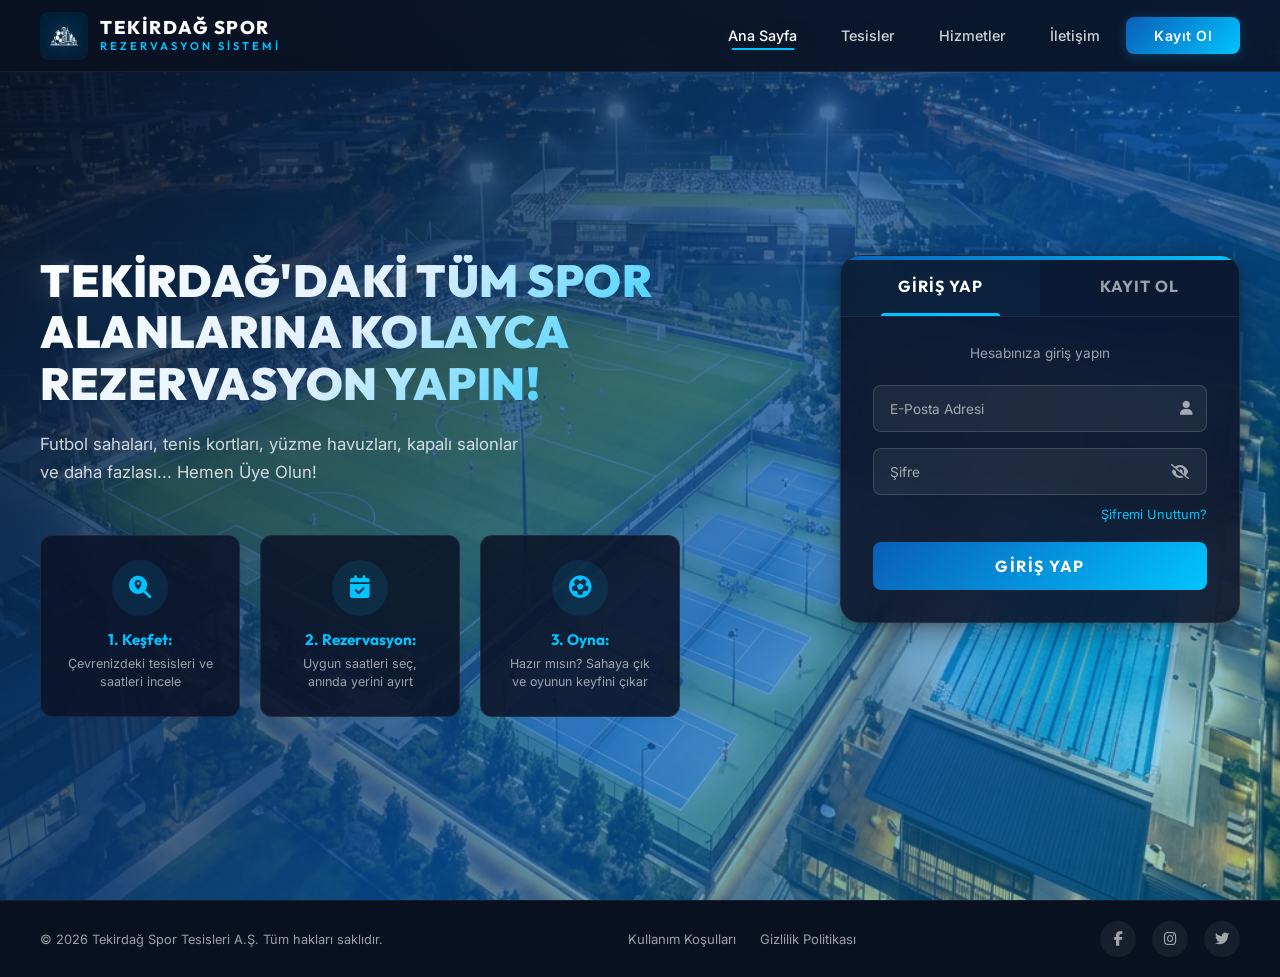
<file: index.html>
<!DOCTYPE html>
<html lang="tr">
<head>
    <meta charset="UTF-8">
    <meta name="viewport" content="width=device-width, initial-scale=1.0">
    <meta name="description" content="Tekirdağ'daki tüm spor alanlarına kolayca rezervasyon yapın. Futbol sahaları, tenis kortları, yüzme havuzları ve daha fazlası.">
    <title>Tekirdağ Spor Rezervasyon Sistemi - Giriş</title>
    <link rel="preconnect" href="https://fonts.googleapis.com">
    <link rel="preconnect" href="https://fonts.gstatic.com" crossorigin>
    <link href="https://fonts.googleapis.com/css2?family=Inter:wght@400;500;600;700;800;900&family=Outfit:wght@400;500;600;700;800;900&display=swap" rel="stylesheet">
    <link rel="stylesheet" href="https://cdnjs.cloudflare.com/ajax/libs/font-awesome/6.5.1/css/all.min.css">
    <link rel="stylesheet" href="style.css">
</head>
<body>

    <!-- Header / Navbar -->
    <header class="header" id="main-header">
        <div class="header-inner">
            <a href="#" class="logo" id="logo-link">
                <img src="logo.png" alt="Tekirdağ Spor Logo" class="logo-img">
                <div class="logo-text">
                    <span class="logo-title">TEKİRDAĞ SPOR</span>
                    <span class="logo-subtitle">REZERVASYON SİSTEMİ</span>
                </div>
            </a>
            <nav class="nav" id="main-nav">
                <a href="#" class="nav-link active" id="nav-home">Ana Sayfa</a>
                <a href="#" class="nav-link" id="nav-facilities">Tesisler</a>
                <a href="#" class="nav-link" id="nav-services">Hizmetler</a>
                <a href="#" class="nav-link" id="nav-contact">İletişim</a>
                <a href="#" class="nav-btn" id="nav-register-btn">Kayıt Ol</a>
            </nav>
            <button class="mobile-toggle" id="mobile-menu-toggle" aria-label="Menü">
                <i class="fas fa-bars"></i>
            </button>
        </div>
    </header>

    <!-- Hero Section -->
    <main class="hero" id="hero-section">
        <div class="hero-bg-overlay"></div>

        <div class="hero-content">
            <!-- Left Side -->
            <div class="hero-left" id="hero-info">
                <h1 class="hero-title">
                    TEKİRDAĞ'DAKİ TÜM SPOR<br>
                    ALANLARINA KOLAYCA<br>
                    REZERVASYON YAPIN!
                </h1>
                <p class="hero-desc">
                    Futbol sahaları, tenis kortları, yüzme havuzları, kapalı salonlar<br>
                    ve daha fazlası... Hemen Üye Olun!
                </p>

                <!-- Feature Cards -->
                <div class="features" id="features-section">
                    <div class="feature-card" id="feature-discover">
                        <div class="feature-icon">
                            <i class="fas fa-search-location"></i>
                        </div>
                        <h3>1. Keşfet:</h3>
                        <p>Çevrenizdeki tesisleri ve<br>saatleri incele</p>
                    </div>
                    <div class="feature-card" id="feature-reserve">
                        <div class="feature-icon">
                            <i class="fas fa-calendar-check"></i>
                        </div>
                        <h3>2. Rezervasyon:</h3>
                        <p>Uygun saatleri seç,<br>anında yerini ayırt</p>
                    </div>
                    <div class="feature-card" id="feature-play">
                        <div class="feature-icon">
                            <i class="fas fa-futbol"></i>
                        </div>
                        <h3>3. Oyna:</h3>
                        <p>Hazır mısın? Sahaya çık<br>ve oyunun keyfini çıkar</p>
                    </div>
                </div>
            </div>

            <!-- Right Side - Auth Panel -->
            <div class="auth-panel" id="auth-panel">
                <!-- Tab Switcher -->
                <div class="auth-tabs" id="auth-tabs">
                    <button class="auth-tab active" id="tab-login" data-tab="login">GİRİŞ YAP</button>
                    <button class="auth-tab" id="tab-register" data-tab="register">KAYIT OL</button>
                </div>

                <!-- Login Form -->
                <form class="auth-form" id="login-form">
                    <p class="auth-subtitle">Hesabınıza giriş yapın</p>
                    <div class="input-group" id="login-email-group">
                        <input type="text" id="login-email" placeholder="E-Posta Adresi" required>
                        <i class="fas fa-user input-icon"></i>
                    </div>
                    <div class="input-group" id="login-password-group">
                        <input type="password" id="login-password" placeholder="Şifre" required>
                        <button type="button" class="password-toggle" id="login-password-toggle" aria-label="Şifreyi göster">
                            <i class="fas fa-eye-slash"></i>
                        </button>
                    </div>
                    <a href="#" class="forgot-link" id="forgot-password-link">Şifremi Unuttum?</a>
                    <button type="submit" class="btn-primary" id="login-submit-btn">GİRİŞ YAP</button>
                </form>

                <!-- Register Form -->
                <form class="auth-form hidden" id="register-form">
                    <p class="auth-subtitle">Yeni hesap oluşturun</p>
                    <div class="input-group" id="register-name-group">
                        <input type="text" id="register-name" placeholder="Ad Soyad" required>
                        <i class="fas fa-user input-icon"></i>
                    </div>
                    <div class="input-group" id="register-email-group">
                        <input type="email" id="register-email" placeholder="E-Posta Adresi" required>
                        <i class="fas fa-envelope input-icon"></i>
                    </div>
                    <div class="input-group" id="register-password-group">
                        <input type="password" id="register-password" placeholder="Şifre" required>
                        <button type="button" class="password-toggle" id="register-password-toggle" aria-label="Şifreyi göster">
                            <i class="fas fa-eye-slash"></i>
                        </button>
                    </div>
                    <div class="input-group" id="register-password-confirm-group">
                        <input type="password" id="register-password-confirm" placeholder="Şifre Tekrar" required>
                        <button type="button" class="password-toggle" id="register-password-confirm-toggle" aria-label="Şifreyi göster">
                            <i class="fas fa-eye-slash"></i>
                        </button>
                    </div>
                    <div class="checkbox-group" id="terms-checkbox-group">
                        <input type="checkbox" id="terms-checkbox" required>
                        <label for="terms-checkbox"><a href="#">Kullanım Koşulları</a>'nı okudum ve kabul ediyorum.</label>
                    </div>
                    <button type="submit" class="btn-primary" id="register-submit-btn">KAYIT OL</button>
                </form>
            </div>
        </div>
    </main>

    <!-- Footer -->
    <footer class="footer" id="main-footer">
        <div class="footer-inner">
            <p class="footer-copy">&copy; 2026 Tekirdağ Spor Tesisleri A.Ş. Tüm hakları saklıdır.</p>
            <div class="footer-links">
                <a href="#" id="footer-terms">Kullanım Koşulları</a>
                <a href="#" id="footer-privacy">Gizlilik Politikası</a>
            </div>
            <div class="footer-social">
                <a href="#" id="social-facebook" aria-label="Facebook"><i class="fab fa-facebook-f"></i></a>
                <a href="#" id="social-instagram" aria-label="Instagram"><i class="fab fa-instagram"></i></a>
                <a href="#" id="social-twitter" aria-label="Twitter"><i class="fab fa-twitter"></i></a>
            </div>
        </div>
    </footer>

    <script src="csv-data.js?v=2"></script>
    <script src="data-structures.js?v=2"></script>
    <script src="script.js?v=2"></script>
</body>
</html>
</file>
<file: style.css>
/* ===========================
   CSS Design System
   =========================== */

:root {
    /* Colors */
    --primary: #0a5eb8;
    --primary-dark: #083f7a;
    --primary-light: #1a7ae8;
    --accent: #00c4ff;
    --accent-glow: rgba(0, 196, 255, 0.25);
    --dark: #0b1120;
    --dark-card: rgba(12, 20, 40, 0.88);
    --dark-card-border: rgba(255, 255, 255, 0.08);
    --white: #ffffff;
    --text-muted: rgba(255, 255, 255, 0.6);
    --text-secondary: rgba(255, 255, 255, 0.8);
    --input-bg: rgba(255, 255, 255, 0.06);
    --input-border: rgba(255, 255, 255, 0.15);
    --input-focus: rgba(0, 196, 255, 0.4);
    --success: #22c55e;
    --error: #ef4444;
    --gradient-hero: linear-gradient(135deg, rgba(10, 17, 32, 0.92) 0%, rgba(10, 94, 184, 0.7) 60%, rgba(0, 196, 255, 0.3) 100%);
    --gradient-btn: linear-gradient(135deg, #0a5eb8 0%, #00c4ff 100%);
    --gradient-btn-hover: linear-gradient(135deg, #1a7ae8 0%, #33d4ff 100%);

    /* Typography */
    --font-primary: 'Inter', -apple-system, BlinkMacSystemFont, sans-serif;
    --font-display: 'Outfit', 'Inter', sans-serif;

    /* Sizing */
    --header-height: 72px;
    --border-radius: 12px;
    --border-radius-sm: 8px;
    --border-radius-lg: 20px;

    /* Shadows */
    --shadow-card: 0 8px 32px rgba(0, 0, 0, 0.3), 0 2px 8px rgba(0, 0, 0, 0.2);
    --shadow-input: 0 2px 6px rgba(0, 0, 0, 0.15);
    --shadow-glow: 0 0 30px rgba(0, 196, 255, 0.15);

    /* Transitions */
    --transition: all 0.3s cubic-bezier(0.4, 0, 0.2, 1);
    --transition-fast: all 0.15s ease;
}

/* ===========================
   Reset & Base
   =========================== */

*, *::before, *::after {
    margin: 0;
    padding: 0;
    box-sizing: border-box;
}

html {
    scroll-behavior: smooth;
    font-size: 16px;
}

body {
    font-family: var(--font-primary);
    background: var(--dark);
    color: var(--white);
    min-height: 100vh;
    display: flex;
    flex-direction: column;
    overflow-x: hidden;
    -webkit-font-smoothing: antialiased;
    -moz-osx-font-smoothing: grayscale;
}

a {
    text-decoration: none;
    color: inherit;
    transition: var(--transition);
}

button {
    cursor: pointer;
    border: none;
    background: none;
    font-family: inherit;
    color: inherit;
}

input {
    font-family: inherit;
    border: none;
    outline: none;
    background: none;
    color: inherit;
}

/* ===========================
   Header
   =========================== */

.header {
    position: fixed;
    top: 0;
    left: 0;
    right: 0;
    height: var(--header-height);
    z-index: 1000;
    background: rgba(10, 17, 32, 0.85);
    backdrop-filter: blur(20px);
    -webkit-backdrop-filter: blur(20px);
    border-bottom: 1px solid rgba(255, 255, 255, 0.06);
    transition: var(--transition);
}

.header.scrolled {
    background: rgba(10, 17, 32, 0.96);
    box-shadow: 0 4px 20px rgba(0, 0, 0, 0.3);
}

.header-inner {
    max-width: 1400px;
    margin: 0 auto;
    height: 100%;
    display: flex;
    align-items: center;
    justify-content: space-between;
    padding: 0 40px;
}

.logo {
    display: flex;
    align-items: center;
    gap: 12px;
    text-decoration: none;
}

.logo-img {
    width: 48px;
    height: 48px;
    object-fit: contain;
    border-radius: 8px;
}

.logo-text {
    display: flex;
    flex-direction: column;
}

.logo-title {
    font-family: var(--font-display);
    font-weight: 800;
    font-size: 1.15rem;
    letter-spacing: 1.5px;
    line-height: 1.1;
    color: var(--white);
}

.logo-subtitle {
    font-family: var(--font-display);
    font-weight: 600;
    font-size: 0.7rem;
    letter-spacing: 3px;
    color: var(--accent);
    text-transform: uppercase;
}

.nav {
    display: flex;
    align-items: center;
    gap: 8px;
}

.nav-link {
    padding: 8px 18px;
    font-size: 0.9rem;
    font-weight: 500;
    color: var(--text-secondary);
    border-radius: var(--border-radius-sm);
    position: relative;
    transition: var(--transition);
}

.nav-link::after {
    content: '';
    position: absolute;
    bottom: 2px;
    left: 50%;
    transform: translateX(-50%);
    width: 0;
    height: 2px;
    background: var(--accent);
    border-radius: 1px;
    transition: var(--transition);
}

.nav-link:hover {
    color: var(--white);
}

.nav-link:hover::after,
.nav-link.active::after {
    width: 60%;
}

.nav-link.active {
    color: var(--white);
}

.nav-btn {
    padding: 10px 28px;
    font-size: 0.88rem;
    font-weight: 600;
    color: var(--white);
    background: var(--gradient-btn);
    border-radius: var(--border-radius-sm);
    letter-spacing: 0.5px;
    transition: var(--transition);
    box-shadow: 0 2px 12px rgba(0, 196, 255, 0.2);
}

.nav-btn:hover {
    background: var(--gradient-btn-hover);
    transform: translateY(-1px);
    box-shadow: 0 4px 20px rgba(0, 196, 255, 0.35);
}

.mobile-toggle {
    display: none;
    font-size: 1.4rem;
    color: var(--white);
    padding: 8px;
}

/* ===========================
   Hero Section
   =========================== */

.hero {
    flex: 1;
    position: relative;
    min-height: 100vh;
    display: flex;
    align-items: center;
    padding-top: var(--header-height);
    background: url('sports-bg.png') center/cover no-repeat;
}

.hero-bg-overlay {
    position: absolute;
    inset: 0;
    background: var(--gradient-hero);
    z-index: 1;
}

.hero-content {
    position: relative;
    z-index: 2;
    max-width: 1400px;
    margin: 0 auto;
    padding: 60px 40px;
    display: flex;
    align-items: flex-start;
    justify-content: space-between;
    gap: 60px;
    width: 100%;
}

/* Hero Left */

.hero-left {
    flex: 1;
    max-width: 640px;
}

.hero-title {
    font-family: var(--font-display);
    font-size: 2.8rem;
    font-weight: 900;
    line-height: 1.15;
    letter-spacing: 0.5px;
    margin-bottom: 20px;
    background: linear-gradient(135deg, #ffffff 0%, #e0f0ff 50%, #00c4ff 100%);
    -webkit-background-clip: text;
    -webkit-text-fill-color: transparent;
    background-clip: text;
    animation: fadeInUp 0.8s ease-out;
}

.hero-desc {
    font-size: 1.05rem;
    line-height: 1.7;
    color: var(--text-secondary);
    margin-bottom: 48px;
    animation: fadeInUp 0.8s ease-out 0.15s both;
}

/* Feature Cards */

.features {
    display: flex;
    gap: 20px;
    animation: fadeInUp 0.8s ease-out 0.3s both;
}

.feature-card {
    flex: 1;
    background: var(--dark-card);
    backdrop-filter: blur(16px);
    -webkit-backdrop-filter: blur(16px);
    border: 1px solid var(--dark-card-border);
    border-radius: var(--border-radius);
    padding: 24px 18px;
    text-align: center;
    transition: var(--transition);
    position: relative;
    overflow: hidden;
}

.feature-card::before {
    content: '';
    position: absolute;
    top: 0;
    left: 0;
    right: 0;
    height: 3px;
    background: var(--gradient-btn);
    opacity: 0;
    transition: var(--transition);
}

.feature-card:hover {
    transform: translateY(-6px);
    border-color: rgba(0, 196, 255, 0.2);
    box-shadow: var(--shadow-glow);
}

.feature-card:hover::before {
    opacity: 1;
}

.feature-icon {
    width: 56px;
    height: 56px;
    margin: 0 auto 14px;
    background: rgba(0, 196, 255, 0.1);
    border-radius: 50%;
    display: flex;
    align-items: center;
    justify-content: center;
    font-size: 1.4rem;
    color: var(--accent);
    transition: var(--transition);
}

.feature-card:hover .feature-icon {
    background: rgba(0, 196, 255, 0.2);
    transform: scale(1.1);
}

.feature-card h3 {
    font-family: var(--font-display);
    font-size: 0.95rem;
    font-weight: 700;
    color: var(--accent);
    margin-bottom: 6px;
}

.feature-card p {
    font-size: 0.78rem;
    line-height: 1.5;
    color: var(--text-muted);
}

/* ===========================
   Auth Panel
   =========================== */

.auth-panel {
    width: 400px;
    min-width: 380px;
    background: var(--dark-card);
    backdrop-filter: blur(24px);
    -webkit-backdrop-filter: blur(24px);
    border: 1px solid var(--dark-card-border);
    border-radius: var(--border-radius-lg);
    padding: 0;
    box-shadow: var(--shadow-card);
    overflow: hidden;
    animation: fadeInRight 0.8s ease-out 0.2s both;
    position: relative;
}

.auth-panel::before {
    content: '';
    position: absolute;
    top: 0;
    left: 0;
    right: 0;
    height: 4px;
    background: var(--gradient-btn);
}

/* Auth Tabs */

.auth-tabs {
    display: flex;
    border-bottom: 1px solid var(--dark-card-border);
}

.auth-tab {
    flex: 1;
    padding: 20px;
    font-family: var(--font-display);
    font-size: 1rem;
    font-weight: 700;
    letter-spacing: 1px;
    color: var(--text-muted);
    background: transparent;
    position: relative;
    transition: var(--transition);
}

.auth-tab::after {
    content: '';
    position: absolute;
    bottom: 0;
    left: 20%;
    width: 60%;
    height: 3px;
    background: var(--accent);
    border-radius: 3px 3px 0 0;
    opacity: 0;
    transition: var(--transition);
}

.auth-tab.active {
    color: var(--white);
    background: rgba(0, 196, 255, 0.04);
}

.auth-tab.active::after {
    opacity: 1;
}

.auth-tab:hover:not(.active) {
    color: var(--text-secondary);
    background: rgba(255, 255, 255, 0.02);
}

/* Auth Form */

.auth-form {
    padding: 28px 32px 32px;
}

.auth-form.hidden {
    display: none;
}

.auth-subtitle {
    font-size: 0.85rem;
    color: var(--text-muted);
    margin-bottom: 24px;
    text-align: center;
}

.input-group {
    position: relative;
    margin-bottom: 16px;
}

.input-group input {
    width: 100%;
    padding: 14px 16px;
    padding-right: 44px;
    background: var(--input-bg);
    border: 1.5px solid var(--input-border);
    border-radius: var(--border-radius-sm);
    font-size: 0.9rem;
    color: var(--white);
    transition: var(--transition);
}

.input-group input::placeholder {
    color: var(--text-muted);
    font-size: 0.85rem;
}

.input-group input:focus {
    border-color: var(--input-focus);
    background: rgba(0, 196, 255, 0.04);
    box-shadow: 0 0 0 3px rgba(0, 196, 255, 0.08);
}

.input-icon {
    position: absolute;
    right: 14px;
    top: 50%;
    transform: translateY(-50%);
    color: var(--text-muted);
    font-size: 0.9rem;
    pointer-events: none;
}

.password-toggle {
    position: absolute;
    right: 14px;
    top: 50%;
    transform: translateY(-50%);
    color: var(--text-muted);
    font-size: 0.9rem;
    padding: 4px;
    transition: var(--transition);
}

.password-toggle:hover {
    color: var(--accent);
}

.forgot-link {
    display: block;
    text-align: right;
    font-size: 0.8rem;
    color: var(--accent);
    margin-bottom: 20px;
    margin-top: -4px;
}

.forgot-link:hover {
    color: var(--primary-light);
    text-decoration: underline;
}

.btn-primary {
    width: 100%;
    padding: 14px;
    font-family: var(--font-display);
    font-size: 1rem;
    font-weight: 700;
    letter-spacing: 1.5px;
    color: var(--white);
    background: var(--gradient-btn);
    border: none;
    border-radius: var(--border-radius-sm);
    cursor: pointer;
    transition: var(--transition);
    position: relative;
    overflow: hidden;
}

.btn-primary::before {
    content: '';
    position: absolute;
    top: 0;
    left: -100%;
    width: 100%;
    height: 100%;
    background: linear-gradient(90deg, transparent, rgba(255,255,255,0.15), transparent);
    transition: left 0.5s ease;
}

.btn-primary:hover {
    background: var(--gradient-btn-hover);
    transform: translateY(-2px);
    box-shadow: 0 6px 24px rgba(0, 196, 255, 0.3);
}

.btn-primary:hover::before {
    left: 100%;
}

.btn-primary:active {
    transform: translateY(0);
}

/* Checkbox */

.checkbox-group {
    display: flex;
    align-items: flex-start;
    gap: 10px;
    margin-bottom: 20px;
    font-size: 0.8rem;
    color: var(--text-muted);
}

.checkbox-group input[type="checkbox"] {
    width: 18px;
    height: 18px;
    margin-top: 1px;
    accent-color: var(--accent);
    cursor: pointer;
    flex-shrink: 0;
}

.checkbox-group label {
    line-height: 1.5;
    cursor: pointer;
}

.checkbox-group a {
    color: var(--accent);
    font-weight: 500;
}

.checkbox-group a:hover {
    text-decoration: underline;
}

/* ===========================
   Footer
   =========================== */

.footer {
    background: rgba(10, 17, 32, 0.95);
    backdrop-filter: blur(10px);
    border-top: 1px solid rgba(255, 255, 255, 0.06);
    padding: 20px 0;
    position: relative;
    z-index: 10;
}

.footer-inner {
    max-width: 1400px;
    margin: 0 auto;
    padding: 0 40px;
    display: flex;
    align-items: center;
    justify-content: space-between;
    gap: 20px;
    flex-wrap: wrap;
}

.footer-copy {
    font-size: 0.8rem;
    color: var(--text-muted);
}

.footer-links {
    display: flex;
    gap: 24px;
}

.footer-links a {
    font-size: 0.82rem;
    color: var(--text-muted);
}

.footer-links a:hover {
    color: var(--accent);
}

.footer-social {
    display: flex;
    gap: 16px;
}

.footer-social a {
    width: 36px;
    height: 36px;
    display: flex;
    align-items: center;
    justify-content: center;
    background: rgba(255, 255, 255, 0.06);
    border-radius: 50%;
    font-size: 0.9rem;
    color: var(--text-muted);
    transition: var(--transition);
}

.footer-social a:hover {
    background: var(--accent);
    color: var(--dark);
    transform: translateY(-2px);
    box-shadow: 0 4px 14px rgba(0, 196, 255, 0.3);
}

/* ===========================
   Animations
   =========================== */

@keyframes fadeInUp {
    from {
        opacity: 0;
        transform: translateY(30px);
    }
    to {
        opacity: 1;
        transform: translateY(0);
    }
}

@keyframes fadeInRight {
    from {
        opacity: 0;
        transform: translateX(40px);
    }
    to {
        opacity: 1;
        transform: translateX(0);
    }
}

@keyframes shimmer {
    0% {
        background-position: -200% center;
    }
    100% {
        background-position: 200% center;
    }
}

/* ===========================
   Toast Notification
   =========================== */

.toast {
    position: fixed;
    top: 90px;
    right: 30px;
    z-index: 9999;
    padding: 16px 28px;
    border-radius: var(--border-radius-sm);
    font-size: 0.9rem;
    font-weight: 500;
    color: var(--white);
    backdrop-filter: blur(12px);
    box-shadow: var(--shadow-card);
    transform: translateX(120%);
    transition: transform 0.4s cubic-bezier(0.4, 0, 0.2, 1);
}

.toast.show {
    transform: translateX(0);
}

.toast.success {
    background: rgba(34, 197, 94, 0.9);
    border: 1px solid rgba(34, 197, 94, 0.4);
}

.toast.error {
    background: rgba(239, 68, 68, 0.9);
    border: 1px solid rgba(239, 68, 68, 0.4);
}

/* ===========================
   Responsive
   =========================== */

@media (max-width: 1100px) {
    .hero-content {
        flex-direction: column;
        align-items: center;
        text-align: center;
        gap: 40px;
        padding: 40px 24px;
    }

    .hero-left {
        max-width: 100%;
    }

    .hero-title {
        font-size: 2.2rem;
    }

    .hero-desc br {
        display: none;
    }

    .auth-panel {
        width: 100%;
        min-width: unset;
        max-width: 440px;
    }
}

@media (max-width: 768px) {
    .header-inner {
        padding: 0 20px;
    }

    .nav {
        display: none;
        position: absolute;
        top: var(--header-height);
        left: 0;
        right: 0;
        background: rgba(10, 17, 32, 0.98);
        flex-direction: column;
        padding: 20px;
        gap: 4px;
        border-bottom: 1px solid var(--dark-card-border);
    }

    .nav.open {
        display: flex;
    }

    .mobile-toggle {
        display: block;
    }

    .hero-title {
        font-size: 1.7rem;
    }

    .hero-title br {
        display: none;
    }

    .features {
        flex-direction: column;
        gap: 14px;
    }

    .hero-content {
        padding: 30px 16px;
    }

    .auth-form {
        padding: 24px 20px 28px;
    }

    .footer-inner {
        flex-direction: column;
        text-align: center;
        gap: 14px;
        padding: 0 20px;
    }
}

@media (max-width: 480px) {
    .hero-title {
        font-size: 1.4rem;
    }

    .hero-desc {
        font-size: 0.9rem;
    }

    .logo-title {
        font-size: 0.95rem;
    }

    .logo-subtitle {
        font-size: 0.6rem;
        letter-spacing: 2px;
    }
}
</file>
<file: admin.css>
/* ===========================
   Admin Panel Styles
   =========================== */

.admin-main {
    padding-top: calc(var(--header-height) + 20px);
    min-height: 100vh;
    background: var(--dark);
}

/* --- Admin Header --- */

.admin-header-section {
    max-width: 1400px;
    margin: 0 auto;
    padding: 30px 40px 0;
}

.admin-title-row {
    display: flex;
    align-items: flex-start;
    justify-content: space-between;
    gap: 24px;
    flex-wrap: wrap;
    margin-bottom: 28px;
}

.admin-title {
    font-family: var(--font-display);
    font-size: 1.8rem;
    font-weight: 800;
    color: var(--white);
    display: flex;
    align-items: center;
    gap: 14px;
}

.admin-title i {
    color: var(--accent);
}

.admin-desc {
    font-size: 0.95rem;
    color: var(--text-muted);
    margin-top: 6px;
}

.admin-actions {
    display: flex;
    gap: 12px;
    flex-shrink: 0;
}

/* Buttons */

.btn-action {
    display: inline-flex;
    align-items: center;
    gap: 8px;
    padding: 12px 22px;
    font-size: 0.88rem;
    font-weight: 600;
    border: none;
    border-radius: var(--border-radius-sm);
    cursor: pointer;
    transition: var(--transition);
    font-family: var(--font-primary);
}

.btn-action.export {
    background: var(--gradient-btn);
    color: var(--white);
}

.btn-action.export:hover {
    background: var(--gradient-btn-hover);
    transform: translateY(-1px);
    box-shadow: 0 4px 16px rgba(0, 196, 255, 0.3);
}

.btn-action.refresh {
    background: rgba(255, 255, 255, 0.06);
    color: var(--text-secondary);
    border: 1px solid rgba(255, 255, 255, 0.1);
}

.btn-action.refresh:hover {
    background: rgba(255, 255, 255, 0.1);
    color: var(--white);
}

.btn-action.danger {
    background: rgba(239, 68, 68, 0.15);
    color: #ef4444;
    border: 1px solid rgba(239, 68, 68, 0.2);
}

.btn-action.danger:hover {
    background: rgba(239, 68, 68, 0.25);
}

.btn-action.small {
    padding: 8px 16px;
    font-size: 0.8rem;
}

/* --- Stats Row --- */

.stats-row {
    display: grid;
    grid-template-columns: repeat(auto-fit, minmax(220px, 1fr));
    gap: 18px;
    margin-bottom: 28px;
}

.stat-card {
    background: var(--dark-card);
    border: 1px solid var(--dark-card-border);
    border-radius: var(--border-radius);
    padding: 20px 24px;
    display: flex;
    align-items: center;
    gap: 18px;
    transition: var(--transition);
}

.stat-card:hover {
    border-color: rgba(0, 196, 255, 0.15);
    transform: translateY(-2px);
}

.stat-card-icon {
    width: 50px;
    height: 50px;
    border-radius: 12px;
    display: flex;
    align-items: center;
    justify-content: center;
    font-size: 1.2rem;
    flex-shrink: 0;
}

.users-icon {
    background: rgba(0, 196, 255, 0.12);
    color: #00c4ff;
}

.res-icon {
    background: rgba(34, 197, 94, 0.12);
    color: #22c55e;
}

.revenue-icon {
    background: rgba(251, 191, 36, 0.12);
    color: #fbbf24;
}

.active-icon {
    background: rgba(168, 85, 247, 0.12);
    color: #a855f7;
}

.stat-card-number {
    font-family: var(--font-display);
    font-size: 1.5rem;
    font-weight: 800;
    color: var(--white);
}

.stat-card-label {
    font-size: 0.8rem;
    color: var(--text-muted);
    margin-top: 2px;
}

/* --- Admin Tabs --- */

.admin-tabs {
    max-width: 1400px;
    margin: 0 auto;
    padding: 0 40px;
    display: flex;
    gap: 4px;
    border-bottom: 1px solid rgba(255, 255, 255, 0.06);
}

.admin-tab {
    padding: 14px 24px;
    font-size: 0.9rem;
    font-weight: 600;
    color: var(--text-muted);
    background: transparent;
    border: none;
    cursor: pointer;
    transition: var(--transition);
    position: relative;
    display: flex;
    align-items: center;
    gap: 8px;
    font-family: var(--font-primary);
}

.admin-tab::after {
    content: '';
    position: absolute;
    bottom: -1px;
    left: 10%;
    width: 80%;
    height: 3px;
    background: var(--accent);
    border-radius: 3px 3px 0 0;
    opacity: 0;
    transition: var(--transition);
}

.admin-tab.active {
    color: var(--white);
}

.admin-tab.active::after {
    opacity: 1;
}

.admin-tab:hover:not(.active) {
    color: var(--text-secondary);
}

/* --- Panel Content --- */

.admin-panel-content {
    max-width: 1400px;
    margin: 0 auto;
    padding: 28px 40px 60px;
}

.admin-panel-content.hidden {
    display: none;
}

.table-header {
    display: flex;
    align-items: center;
    justify-content: space-between;
    gap: 16px;
    margin-bottom: 20px;
    flex-wrap: wrap;
}

.table-header h2 {
    font-family: var(--font-display);
    font-size: 1.15rem;
    font-weight: 700;
    color: var(--white);
    display: flex;
    align-items: center;
    gap: 10px;
}

.table-header h2 i {
    color: var(--accent);
    font-size: 0.95rem;
}

.table-actions {
    display: flex;
    gap: 10px;
    align-items: center;
}

.search-input {
    padding: 8px 16px;
    background: var(--input-bg);
    border: 1.5px solid var(--input-border);
    border-radius: var(--border-radius-sm);
    font-size: 0.85rem;
    color: var(--white);
    font-family: var(--font-primary);
    width: 220px;
    transition: var(--transition);
}

.search-input::placeholder {
    color: var(--text-muted);
}

.search-input:focus {
    outline: none;
    border-color: var(--input-focus);
    background: rgba(0, 196, 255, 0.04);
}

/* --- Data Table --- */

.table-wrapper {
    overflow-x: auto;
    border-radius: var(--border-radius);
    border: 1px solid var(--dark-card-border);
}

.data-table {
    width: 100%;
    border-collapse: collapse;
    font-size: 0.85rem;
}

.data-table thead {
    background: rgba(0, 196, 255, 0.06);
}

.data-table th {
    padding: 14px 16px;
    text-align: left;
    font-weight: 700;
    font-size: 0.78rem;
    color: var(--accent);
    text-transform: uppercase;
    letter-spacing: 0.8px;
    white-space: nowrap;
    border-bottom: 1px solid rgba(255, 255, 255, 0.06);
}

.data-table td {
    padding: 12px 16px;
    color: var(--text-secondary);
    border-bottom: 1px solid rgba(255, 255, 255, 0.03);
    white-space: nowrap;
}

.data-table tbody tr {
    transition: var(--transition-fast);
}

.data-table tbody tr:hover {
    background: rgba(0, 196, 255, 0.03);
}

.data-table tbody tr:last-child td {
    border-bottom: none;
}

/* Status badges */

.status-badge {
    display: inline-block;
    padding: 4px 12px;
    border-radius: 20px;
    font-size: 0.72rem;
    font-weight: 700;
    text-transform: uppercase;
    letter-spacing: 0.5px;
}

.status-badge.confirmed {
    background: rgba(34, 197, 94, 0.15);
    color: #22c55e;
    border: 1px solid rgba(34, 197, 94, 0.2);
}

.status-badge.cancelled {
    background: rgba(239, 68, 68, 0.15);
    color: #ef4444;
    border: 1px solid rgba(239, 68, 68, 0.2);
}

/* Delete button in table */

.btn-delete-row {
    padding: 6px 12px;
    font-size: 0.75rem;
    font-weight: 600;
    color: #ef4444;
    background: rgba(239, 68, 68, 0.1);
    border: 1px solid rgba(239, 68, 68, 0.15);
    border-radius: 6px;
    cursor: pointer;
    transition: var(--transition);
    font-family: var(--font-primary);
}

.btn-delete-row:hover {
    background: rgba(239, 68, 68, 0.2);
}

/* Empty message */

.empty-message {
    text-align: center;
    padding: 60px 20px;
    color: var(--text-muted);
    font-size: 1rem;
}

.empty-message.hidden {
    display: none;
}

.empty-message i {
    display: block;
    font-size: 2.5rem;
    margin-bottom: 14px;
    opacity: 0.4;
}

/* --- Tesis İşlem Butonları --- */

.action-btns {
    display: flex;
    gap: 6px;
}

.btn-edit-facility,
.btn-toggle-maintenance,
.btn-toggle-active {
    padding: 6px 10px;
    font-size: 0.78rem;
    font-weight: 600;
    border: 1px solid;
    border-radius: 6px;
    cursor: pointer;
    transition: var(--transition);
    font-family: var(--font-primary);
    background: transparent;
}

.btn-edit-facility {
    color: #00c4ff;
    border-color: rgba(0, 196, 255, 0.2);
    background: rgba(0, 196, 255, 0.08);
}

.btn-edit-facility:hover {
    background: rgba(0, 196, 255, 0.18);
}

.btn-toggle-maintenance {
    color: #fb923c;
    border-color: rgba(251, 146, 60, 0.2);
    background: rgba(251, 146, 60, 0.08);
}

.btn-toggle-maintenance:hover {
    background: rgba(251, 146, 60, 0.18);
}

.btn-toggle-active {
    color: #22c55e;
    border-color: rgba(34, 197, 94, 0.2);
    background: rgba(34, 197, 94, 0.08);
}

.btn-toggle-active:hover {
    background: rgba(34, 197, 94, 0.18);
}

/* --- Facility Modal --- */

.modal-overlay {
    position: fixed;
    inset: 0;
    z-index: 2000;
    background: rgba(0, 0, 0, 0.7);
    backdrop-filter: blur(8px);
    display: flex;
    align-items: center;
    justify-content: center;
    padding: 20px;
    opacity: 0;
    visibility: hidden;
    transition: var(--transition);
}

.modal-overlay.active {
    opacity: 1;
    visibility: visible;
}

.modal {
    width: 100%;
    max-height: 90vh;
    overflow-y: auto;
    background: rgba(15, 23, 42, 0.98);
    border: 1px solid rgba(255, 255, 255, 0.08);
    border-radius: var(--border-radius-lg);
    padding: 36px;
    box-shadow: 0 20px 60px rgba(0, 0, 0, 0.5);
    transform: scale(0.9) translateY(20px);
    transition: var(--transition);
    position: relative;
}

.modal-overlay.active .modal {
    transform: scale(1) translateY(0);
}

.modal-close {
    position: absolute;
    top: 16px;
    right: 16px;
    width: 36px;
    height: 36px;
    border-radius: 50%;
    background: rgba(255, 255, 255, 0.06);
    display: flex;
    align-items: center;
    justify-content: center;
    color: var(--text-muted);
    transition: var(--transition);
    font-size: 1rem;
    cursor: pointer;
    border: none;
}

.modal-close:hover {
    background: rgba(239, 68, 68, 0.2);
    color: #ef4444;
}

.modal-title {
    font-family: var(--font-display);
    font-size: 1.4rem;
    font-weight: 800;
    color: var(--white);
    margin-bottom: 4px;
}

.modal-subtitle {
    font-size: 0.9rem;
    color: var(--accent);
    margin-bottom: 28px;
}

/* --- Facility Modal Form --- */

.fac-modal {
    max-width: 560px;
}

.fac-form-row {
    display: flex;
    gap: 16px;
}

.fac-form-group {
    flex: 1;
    margin-bottom: 18px;
}

.fac-form-group label {
    display: block;
    font-size: 0.82rem;
    font-weight: 600;
    color: var(--text-secondary);
    margin-bottom: 8px;
}

.fac-form-group label i {
    color: var(--accent);
    margin-right: 6px;
}

.fac-form-group input,
.fac-form-group select {
    width: 100%;
    padding: 12px 14px;
    background: var(--input-bg);
    border: 1.5px solid var(--input-border);
    border-radius: var(--border-radius-sm);
    font-size: 0.88rem;
    color: var(--white);
    font-family: var(--font-primary);
    transition: var(--transition);
}

.fac-form-group input:focus,
.fac-form-group select:focus {
    border-color: var(--input-focus);
    background: rgba(0, 196, 255, 0.04);
    box-shadow: 0 0 0 3px rgba(0, 196, 255, 0.08);
    outline: none;
}

.fac-form-group input::placeholder {
    color: var(--text-muted);
}

.fac-form-group select {
    cursor: pointer;
    -webkit-appearance: none;
    -moz-appearance: none;
    appearance: none;
    background-image: url("data:image/svg+xml,%3Csvg xmlns='http://www.w3.org/2000/svg' width='12' height='12' viewBox='0 0 24 24' fill='none' stroke='%2300c4ff' stroke-width='2'%3E%3Cpolyline points='6 9 12 15 18 9'%3E%3C/polyline%3E%3C/svg%3E");
    background-repeat: no-repeat;
    background-position: right 14px center;
    padding-right: 36px;
}

.fac-form-group select option {
    background: #0f172a;
    color: #e2e8f0;
    padding: 10px 14px;
}

/* Canlı Önizleme Kutusu */
.fac-preview-box {
    display: flex;
    align-items: center;
    gap: 16px;
    padding: 16px 20px;
    background: rgba(0, 196, 255, 0.06);
    border: 1px solid rgba(0, 196, 255, 0.15);
    border-radius: var(--border-radius-sm);
    margin-bottom: 22px;
}

.fac-preview-icon {
    width: 48px;
    height: 48px;
    border-radius: 12px;
    background: var(--gradient-btn);
    display: flex;
    align-items: center;
    justify-content: center;
    font-size: 1.2rem;
    color: var(--white);
    flex-shrink: 0;
}

.fac-preview-info {
    display: flex;
    flex-direction: column;
}

.fac-preview-name {
    font-family: var(--font-display);
    font-size: 1rem;
    font-weight: 700;
    color: var(--white);
}

.fac-preview-meta {
    font-size: 0.8rem;
    color: var(--text-muted);
    margin-top: 2px;
}

/* Kaydet Butonu */
.fac-save-btn {
    width: 100%;
    padding: 14px;
    font-size: 0.95rem;
    font-weight: 700;
    color: var(--white);
    background: var(--gradient-btn);
    border: none;
    border-radius: var(--border-radius-sm);
    cursor: pointer;
    transition: var(--transition);
    font-family: var(--font-primary);
    display: flex;
    align-items: center;
    justify-content: center;
    gap: 10px;
}

.fac-save-btn:hover {
    background: var(--gradient-btn-hover);
    transform: translateY(-1px);
    box-shadow: 0 4px 20px rgba(0, 196, 255, 0.3);
}

.fac-save-btn i {
    font-size: 1rem;
}

@media (max-width: 768px) {
    .fac-form-row {
        flex-direction: column;
        gap: 0;
    }
    .fac-modal {
        padding: 24px;
    }
}

/* --- SQL Preview --- */

.sql-preview-code {
    background: rgba(10, 17, 32, 0.95);
    border: 1px solid var(--dark-card-border);
    border-radius: var(--border-radius);
    padding: 24px;
    font-family: 'Consolas', 'Fira Code', 'Courier New', monospace;
    font-size: 0.82rem;
    line-height: 1.7;
    color: #a5d6ff;
    overflow-x: auto;
    max-height: 600px;
    overflow-y: auto;
    white-space: pre;
    tab-size: 2;
}

/* SQL syntax highlighting colors */
.sql-keyword { color: #ff7b72; font-weight: 700; }
.sql-type { color: #79c0ff; }
.sql-string { color: #a5d6ff; }
.sql-comment { color: #8b949e; font-style: italic; }
.sql-number { color: #ffa657; }
.sql-table { color: #d2a8ff; font-weight: 600; }

/* --- Responsive --- */

@media (max-width: 768px) {
    .admin-header-section {
        padding: 20px 20px 0;
    }

    .admin-title {
        font-size: 1.3rem;
    }

    .admin-title-row {
        flex-direction: column;
    }

    .admin-actions {
        width: 100%;
    }

    .admin-actions .btn-action {
        flex: 1;
        justify-content: center;
    }

    .stats-row {
        grid-template-columns: repeat(2, 1fr);
    }

    .admin-tabs {
        padding: 0 20px;
        overflow-x: auto;
    }

    .admin-panel-content {
        padding: 20px 20px 40px;
    }

    .table-header {
        flex-direction: column;
        align-items: flex-start;
    }

    .table-actions {
        width: 100%;
    }

    .search-input {
        flex: 1;
    }
}
</file>
<file: dashboard.css>
/* ===========================
   Dashboard Styles
   =========================== */

/* --- User Menu --- */

.user-menu {
    position: relative;
}

.user-menu-btn {
    display: flex;
    align-items: center;
    gap: 10px;
    padding: 6px 14px 6px 6px;
    border-radius: 40px;
    background: rgba(255, 255, 255, 0.06);
    border: 1px solid rgba(255, 255, 255, 0.1);
    transition: var(--transition);
    cursor: pointer;
}

.user-menu-btn:hover {
    background: rgba(255, 255, 255, 0.1);
    border-color: rgba(0, 196, 255, 0.3);
}

.user-avatar {
    width: 34px;
    height: 34px;
    border-radius: 50%;
    background: var(--gradient-btn);
    display: flex;
    align-items: center;
    justify-content: center;
    font-size: 0.85rem;
    color: white;
}

.user-name {
    font-size: 0.85rem;
    font-weight: 600;
    color: var(--white);
    max-width: 120px;
    overflow: hidden;
    text-overflow: ellipsis;
    white-space: nowrap;
}

.user-arrow {
    font-size: 0.65rem;
    color: var(--text-muted);
    transition: var(--transition);
}

.user-menu.open .user-arrow {
    transform: rotate(180deg);
}

/* Dropdown */

.user-dropdown {
    position: absolute;
    top: calc(100% + 10px);
    right: 0;
    width: 260px;
    background: rgba(15, 23, 42, 0.98);
    backdrop-filter: blur(20px);
    border: 1px solid rgba(255, 255, 255, 0.08);
    border-radius: var(--border-radius);
    box-shadow: 0 12px 40px rgba(0, 0, 0, 0.4);
    opacity: 0;
    visibility: hidden;
    transform: translateY(-8px);
    transition: var(--transition);
    overflow: hidden;
    z-index: 100;
}

.user-menu.open .user-dropdown {
    opacity: 1;
    visibility: visible;
    transform: translateY(0);
}

.dropdown-header {
    padding: 16px 18px;
    background: rgba(0, 196, 255, 0.04);
}

.dropdown-name {
    font-weight: 600;
    font-size: 0.9rem;
    color: var(--white);
}

.dropdown-email {
    font-size: 0.78rem;
    color: var(--text-muted);
    margin-top: 2px;
}

.dropdown-divider {
    height: 1px;
    background: rgba(255, 255, 255, 0.06);
}

.dropdown-item {
    display: flex;
    align-items: center;
    gap: 12px;
    padding: 12px 18px;
    font-size: 0.85rem;
    color: var(--text-secondary);
    transition: var(--transition);
    cursor: pointer;
    width: 100%;
    text-align: left;
    background: none;
    border: none;
    font-family: inherit;
}

.dropdown-item:hover {
    background: rgba(0, 196, 255, 0.06);
    color: var(--white);
}

.dropdown-item.logout {
    color: #ef4444;
}

.dropdown-item.logout:hover {
    background: rgba(239, 68, 68, 0.08);
    color: #ef4444;
}

.dropdown-item i {
    width: 18px;
    text-align: center;
    font-size: 0.9rem;
}

/* --- Welcome Banner --- */

.welcome-banner {
    position: relative;
    padding: 140px 40px 60px;
    background: url('sports-bg.png') center/cover no-repeat;
    overflow: hidden;
}

.welcome-bg-overlay {
    position: absolute;
    inset: 0;
    background: linear-gradient(135deg, rgba(10, 17, 32, 0.95) 0%, rgba(10, 94, 184, 0.8) 60%, rgba(0, 196, 255, 0.4) 100%);
}

.welcome-content {
    position: relative;
    z-index: 2;
    max-width: 1400px;
    margin: 0 auto;
    text-align: center;
}

.welcome-content h1 {
    font-family: var(--font-display);
    font-size: 2.4rem;
    font-weight: 800;
    margin-bottom: 12px;
    background: linear-gradient(135deg, #ffffff 0%, #e0f0ff 50%, #00c4ff 100%);
    -webkit-background-clip: text;
    -webkit-text-fill-color: transparent;
    background-clip: text;
    animation: fadeInUp 0.6s ease-out;
}

.welcome-desc {
    font-size: 1.05rem;
    color: var(--text-secondary);
    margin-bottom: 36px;
    animation: fadeInUp 0.6s ease-out 0.1s both;
}

.welcome-stats {
    display: flex;
    justify-content: center;
    gap: 48px;
    animation: fadeInUp 0.6s ease-out 0.2s both;
}

.stat-item {
    display: flex;
    flex-direction: column;
    align-items: center;
}

.stat-number {
    font-family: var(--font-display);
    font-size: 2rem;
    font-weight: 800;
    color: var(--accent);
}

.stat-label {
    font-size: 0.85rem;
    color: var(--text-muted);
    margin-top: 4px;
}

/* --- Section --- */

.section {
    padding: 60px 40px;
    background: var(--dark);
}

.section-inner {
    max-width: 1400px;
    margin: 0 auto;
}

.section-title {
    font-family: var(--font-display);
    font-size: 1.6rem;
    font-weight: 800;
    margin-bottom: 8px;
    display: flex;
    align-items: center;
    gap: 12px;
    color: var(--white);
}

.section-title i {
    color: var(--accent);
}

.section-desc {
    font-size: 0.95rem;
    color: var(--text-muted);
    margin-bottom: 36px;
}

/* --- Facilities Grid --- */

.facilities-grid {
    display: grid;
    grid-template-columns: repeat(auto-fill, minmax(340px, 1fr));
    gap: 24px;
}

.facility-card {
    background: var(--dark-card);
    border: 1px solid var(--dark-card-border);
    border-radius: var(--border-radius-lg);
    overflow: hidden;
    transition: var(--transition);
}

.facility-card:hover {
    transform: translateY(-6px);
    border-color: rgba(0, 196, 255, 0.2);
    box-shadow: 0 12px 40px rgba(0, 0, 0, 0.3), var(--shadow-glow);
}

.facility-image {
    position: relative;
    height: 180px;
    overflow: hidden;
}

.facility-img-placeholder {
    width: 100%;
    height: 100%;
    display: flex;
    align-items: center;
    justify-content: center;
    font-size: 3rem;
    color: rgba(255, 255, 255, 0.3);
}

.football-bg {
    background: linear-gradient(135deg, #1a472a 0%, #2d6a4f 50%, #40916c 100%);
}

.tennis-bg {
    background: linear-gradient(135deg, #5f0f40 0%, #9a031e 50%, #e36414 100%);
}

.pool-bg {
    background: linear-gradient(135deg, #023e8a 0%, #0077b6 50%, #00b4d8 100%);
}

.basketball-bg {
    background: linear-gradient(135deg, #7f5539 0%, #b08968 50%, #ddb892 100%);
}

.gym-bg {
    background: linear-gradient(135deg, #240046 0%, #5a189a 50%, #9d4edd 100%);
}

.volleyball-bg {
    background: linear-gradient(135deg, #3d405b 0%, #5a5e80 50%, #8d99ae 100%);
}

.facility-badge {
    position: absolute;
    top: 14px;
    right: 14px;
    padding: 5px 14px;
    border-radius: 20px;
    font-size: 0.72rem;
    font-weight: 700;
    letter-spacing: 0.5px;
    text-transform: uppercase;
}

.facility-badge.available {
    background: rgba(34, 197, 94, 0.2);
    color: #22c55e;
    border: 1px solid rgba(34, 197, 94, 0.3);
}

.facility-badge.limited {
    background: rgba(251, 191, 36, 0.2);
    color: #fbbf24;
    border: 1px solid rgba(251, 191, 36, 0.3);
}

.facility-badge.full {
    background: rgba(239, 68, 68, 0.2);
    color: #ef4444;
    border: 1px solid rgba(239, 68, 68, 0.3);
}

.facility-info {
    padding: 20px;
}

.facility-info h3 {
    font-family: var(--font-display);
    font-size: 1.05rem;
    font-weight: 700;
    color: var(--white);
    margin-bottom: 6px;
}

.facility-location {
    font-size: 0.82rem;
    color: var(--text-muted);
    margin-bottom: 14px;
}

.facility-location i {
    color: var(--accent);
    margin-right: 4px;
}

.facility-details {
    display: flex;
    gap: 18px;
    font-size: 0.8rem;
    color: var(--text-muted);
    margin-bottom: 16px;
}

.facility-details i {
    margin-right: 5px;
    color: rgba(255, 255, 255, 0.3);
}

.facility-details .fa-star {
    color: #fbbf24;
}

.facility-footer {
    display: flex;
    align-items: center;
    justify-content: space-between;
    padding-top: 14px;
    border-top: 1px solid rgba(255, 255, 255, 0.06);
}

.facility-price {
    font-family: var(--font-display);
    font-size: 1.2rem;
    font-weight: 800;
    color: var(--accent);
}

.facility-price small {
    font-size: 0.72rem;
    font-weight: 500;
    color: var(--text-muted);
}

.btn-reserve {
    padding: 10px 22px;
    font-size: 0.82rem;
    font-weight: 600;
    color: var(--white);
    background: var(--gradient-btn);
    border: none;
    border-radius: var(--border-radius-sm);
    cursor: pointer;
    transition: var(--transition);
}

.btn-reserve:hover {
    background: var(--gradient-btn-hover);
    transform: translateY(-1px);
    box-shadow: 0 4px 16px rgba(0, 196, 255, 0.3);
}

.btn-reserve.disabled {
    background: rgba(255, 255, 255, 0.1);
    color: var(--text-muted);
    cursor: not-allowed;
    pointer-events: none;
}

/* Bakımda olan tesisler */
.facility-card.maintenance {
    opacity: 0.6;
    filter: grayscale(30%);
}

.facility-card.maintenance:hover {
    transform: none;
    box-shadow: none;
}

.facility-card.maintenance .btn-reserve.disabled {
    background: rgba(251, 146, 60, 0.15);
    color: #fb923c;
    border: 1px solid rgba(251, 146, 60, 0.2);
}

/* --- Reservation Modal --- */

.modal-overlay {
    position: fixed;
    inset: 0;
    z-index: 2000;
    background: rgba(0, 0, 0, 0.7);
    backdrop-filter: blur(8px);
    display: flex;
    align-items: center;
    justify-content: center;
    padding: 20px;
    opacity: 0;
    visibility: hidden;
    transition: var(--transition);
}

.modal-overlay.active {
    opacity: 1;
    visibility: visible;
}

.modal {
    width: 100%;
    max-width: 560px;
    max-height: 90vh;
    overflow-y: auto;
    background: rgba(15, 23, 42, 0.98);
    border: 1px solid rgba(255, 255, 255, 0.08);
    border-radius: var(--border-radius-lg);
    padding: 36px;
    box-shadow: 0 20px 60px rgba(0, 0, 0, 0.5);
    transform: scale(0.9) translateY(20px);
    transition: var(--transition);
    position: relative;
}

.modal-overlay.active .modal {
    transform: scale(1) translateY(0);
}

.modal-close {
    position: absolute;
    top: 16px;
    right: 16px;
    width: 36px;
    height: 36px;
    border-radius: 50%;
    background: rgba(255, 255, 255, 0.06);
    display: flex;
    align-items: center;
    justify-content: center;
    color: var(--text-muted);
    transition: var(--transition);
    font-size: 1rem;
    cursor: pointer;
    border: none;
}

.modal-close:hover {
    background: rgba(239, 68, 68, 0.2);
    color: #ef4444;
}

.modal-title {
    font-family: var(--font-display);
    font-size: 1.4rem;
    font-weight: 800;
    color: var(--white);
    margin-bottom: 4px;
}

.modal-subtitle {
    font-size: 0.9rem;
    color: var(--accent);
    margin-bottom: 20px;
}

.modal-tabs {
    display: flex;
    gap: 10px;
    margin-bottom: 24px;
    border-bottom: 1px solid rgba(255, 255, 255, 0.08);
    padding-bottom: 12px;
}

.modal-tab {
    background: transparent;
    border: none;
    color: var(--text-muted);
    font-size: 0.9rem;
    font-weight: 600;
    cursor: pointer;
    padding: 8px 16px;
    border-radius: var(--border-radius-sm);
    transition: var(--transition);
}

.modal-tab:hover {
    color: var(--white);
    background: rgba(255, 255, 255, 0.05);
}

.modal-tab.active {
    color: var(--accent);
    background: rgba(0, 196, 255, 0.1);
}

.tab-content {
    display: none;
}

.tab-content.active {
    display: block;
}

.reservation-form .form-row {
    display: flex;
    gap: 16px;
}

.reservation-form .form-group {
    flex: 1;
    margin-bottom: 18px;
}

.reservation-form label {
    display: block;
    font-size: 0.82rem;
    font-weight: 600;
    color: var(--text-secondary);
    margin-bottom: 8px;
}

.reservation-form label i {
    color: var(--accent);
    margin-right: 6px;
}

.reservation-form input,
.reservation-form select,
.reservation-form textarea {
    width: 100%;
    padding: 12px 14px;
    background: var(--input-bg);
    border: 1.5px solid var(--input-border);
    border-radius: var(--border-radius-sm);
    font-size: 0.88rem;
    color: var(--white);
    font-family: var(--font-primary);
    transition: var(--transition);
}

.reservation-form input:focus,
.reservation-form select:focus,
.reservation-form textarea:focus {
    border-color: var(--input-focus);
    background: rgba(0, 196, 255, 0.04);
    box-shadow: 0 0 0 3px rgba(0, 196, 255, 0.08);
    outline: none;
}

.reservation-form select {
    cursor: pointer;
    -webkit-appearance: none;
    -moz-appearance: none;
    appearance: none;
    background-image: url("data:image/svg+xml,%3Csvg xmlns='http://www.w3.org/2000/svg' width='12' height='12' viewBox='0 0 24 24' fill='none' stroke='%2300c4ff' stroke-width='2'%3E%3Cpolyline points='6 9 12 15 18 9'%3E%3C/polyline%3E%3C/svg%3E");
    background-repeat: no-repeat;
    background-position: right 14px center;
    padding-right: 36px;
}

.reservation-form select option {
    background: #0f172a;
    color: #e2e8f0;
    padding: 10px 14px;
    font-size: 0.88rem;
}

.reservation-form select option:checked {
    background: #0a5eb8;
    color: #ffffff;
}

.reservation-form select option.reserved {
    color: #ef4444;
    background: #1a1025;
}

.reservation-form select option:disabled {
    color: #64748b;
}

.reservation-form textarea {
    resize: vertical;
}

.reservation-summary {
    background: rgba(0, 196, 255, 0.06);
    border: 1px solid rgba(0, 196, 255, 0.15);
    border-radius: var(--border-radius-sm);
    padding: 16px;
    margin-bottom: 20px;
}

.summary-row {
    display: flex;
    justify-content: space-between;
    align-items: center;
    font-size: 0.95rem;
    color: var(--text-secondary);
}

.summary-price {
    font-family: var(--font-display);
    font-size: 1.3rem;
    font-weight: 800;
    color: var(--accent);
}

/* --- Responsive --- */

@media (max-width: 768px) {
    .welcome-banner {
        padding: 120px 20px 40px;
    }

    .welcome-content h1 {
        font-size: 1.6rem;
    }

    .welcome-stats {
        gap: 24px;
    }

    .stat-number {
        font-size: 1.5rem;
    }

    .section {
        padding: 40px 20px;
    }

    .facilities-grid {
        grid-template-columns: 1fr;
    }

    .reservation-form .form-row {
        flex-direction: column;
        gap: 0;
    }

    .modal {
        padding: 24px;
    }

    .user-name {
        display: none;
    }

    .user-menu-btn {
        padding: 4px;
        border-radius: 50%;
    }

    .user-arrow {
        display: none;
    }
}

/* ===========================
   Veri Yapıları Paneli
   =========================== */

.ds-section { background: linear-gradient(180deg, var(--dark) 0%, rgba(10, 17, 40, 1) 100%); }

.ds-grid { display: grid; grid-template-columns: repeat(auto-fit, minmax(400px, 1fr)); gap: 24px; }

.ds-card { background: var(--dark-card); border: 1px solid var(--dark-card-border); border-radius: var(--border-radius-lg); padding: 24px; transition: var(--transition); }
.ds-card:hover { border-color: rgba(0, 196, 255, 0.15); box-shadow: 0 8px 30px rgba(0,0,0,0.2); }

.ds-card-header { display: flex; align-items: center; gap: 14px; margin-bottom: 10px; }
.ds-card-header h3 { font-family: var(--font-display); font-size: 1.1rem; font-weight: 700; color: var(--white); }

.ds-card-icon { width: 44px; height: 44px; border-radius: 12px; display: flex; align-items: center; justify-content: center; font-size: 1.15rem; flex-shrink: 0; }
.queue-header .ds-card-icon { background: rgba(34, 197, 94, 0.12); color: #22c55e; }
.stack-header .ds-card-icon { background: rgba(251, 146, 60, 0.12); color: #fb923c; }

.ds-badge { font-size: 0.72rem; font-weight: 600; padding: 3px 10px; border-radius: 12px; background: rgba(0, 196, 255, 0.1); color: var(--accent); display: inline-block; margin-top: 2px; }
.ds-card-desc { font-size: 0.8rem; color: var(--text-muted); margin-bottom: 16px; line-height: 1.4; }

.ds-list { min-height: 80px; max-height: 220px; overflow-y: auto; margin-bottom: 16px; padding: 8px; background: rgba(0,0,0,0.15); border-radius: var(--border-radius-sm); border: 1px solid rgba(255,255,255,0.04); }

.ds-list-item { display: flex; align-items: center; justify-content: space-between; padding: 10px 12px; background: rgba(255,255,255,0.03); border-radius: 8px; margin-bottom: 6px; font-size: 0.82rem; color: var(--text-secondary); transition: var(--transition-fast); }
.ds-list-item:hover { background: rgba(0, 196, 255, 0.06); }
.ds-list-item:last-child { margin-bottom: 0; }
.ds-list-item .ds-order { font-weight: 700; color: var(--accent); min-width: 28px; }
.ds-list-item .ds-item-info { flex: 1; margin-left: 8px; }
.ds-list-item .ds-item-meta { font-size: 0.72rem; color: var(--text-muted); }

.ds-empty { text-align: center; padding: 24px; color: var(--text-muted); font-size: 0.82rem; }
.ds-empty i { display: block; font-size: 1.4rem; margin-bottom: 8px; opacity: 0.4; }

.ds-card-footer { display: flex; gap: 10px; }

.ds-btn { flex: 1; padding: 10px 16px; font-size: 0.8rem; font-weight: 600; border-radius: var(--border-radius-sm); border: none; cursor: pointer; transition: var(--transition); display: flex; align-items: center; justify-content: center; gap: 6px; color: var(--white); background: var(--gradient-btn); }
.ds-btn:hover:not(:disabled) { transform: translateY(-1px); box-shadow: 0 4px 14px rgba(0, 196, 255, 0.25); }
.ds-btn:disabled { opacity: 0.4; cursor: not-allowed; }
.ds-btn.outline { background: transparent; border: 1.5px solid rgba(255,255,255,0.12); color: var(--text-muted); }
.ds-btn.outline:hover:not(:disabled) { border-color: rgba(239, 68, 68, 0.4); color: #ef4444; box-shadow: none; }

/* ===========================
   Değerlendirmeler
   =========================== */

.reviews-grid { display: grid; grid-template-columns: repeat(auto-fill, minmax(300px, 1fr)); gap: 20px; }

.review-card { background: var(--dark-card); border: 1px solid var(--dark-card-border); border-radius: var(--border-radius); padding: 20px; transition: var(--transition); }
.review-card:hover { border-color: rgba(251, 191, 36, 0.2); transform: translateY(-3px); }

.review-header { display: flex; align-items: center; justify-content: space-between; margin-bottom: 10px; }
.review-user { display: flex; align-items: center; gap: 10px; }
.review-avatar { width: 36px; height: 36px; border-radius: 50%; background: var(--gradient-btn); display: flex; align-items: center; justify-content: center; font-size: 0.85rem; font-weight: 700; color: white; }
.review-name { font-size: 0.88rem; font-weight: 600; color: var(--white); }
.review-date { font-size: 0.72rem; color: var(--text-muted); }
.review-stars { display: flex; gap: 3px; }
.review-stars i { font-size: 0.85rem; color: #fbbf24; }
.review-stars i.empty { color: rgba(255,255,255,0.15); }
.review-body { font-size: 0.85rem; color: var(--text-secondary); line-height: 1.5; margin-bottom: 10px; }
.review-facility { font-size: 0.75rem; color: var(--accent); display: flex; align-items: center; gap: 6px; }

@media (max-width: 768px) {
    .ds-grid { grid-template-columns: 1fr; }
    .reviews-grid { grid-template-columns: 1fr; }
}
</file>
<file: rezervasyonlarim.css>
/* ===========================
   Rezervasyonlarım Page Styles
   =========================== */

.rez-main {
    padding-top: calc(var(--header-height) + 20px);
    min-height: 100vh;
    background: var(--dark);
}

/* --- Page Header --- */

.rez-page-header {
    max-width: 1200px;
    margin: 0 auto;
    padding: 30px 40px 0;
}

.rez-page-header-inner {
    display: flex;
    align-items: flex-start;
    justify-content: space-between;
    gap: 20px;
    flex-wrap: wrap;
    margin-bottom: 24px;
}

.rez-page-title {
    font-family: var(--font-display);
    font-size: 1.8rem;
    font-weight: 800;
    color: var(--white);
    display: flex;
    align-items: center;
    gap: 14px;
}

.rez-page-title i {
    color: var(--accent);
}

.rez-page-desc {
    font-size: 0.95rem;
    color: var(--text-muted);
    margin-top: 6px;
}

.rez-new-btn {
    display: inline-flex;
    align-items: center;
    gap: 8px;
    padding: 12px 24px;
    font-size: 0.9rem;
    font-weight: 700;
    color: var(--white);
    background: var(--gradient-btn);
    border: none;
    border-radius: var(--border-radius-sm);
    cursor: pointer;
    transition: var(--transition);
    font-family: var(--font-primary);
    text-decoration: none;
}

.rez-new-btn:hover {
    background: var(--gradient-btn-hover);
    transform: translateY(-2px);
    box-shadow: 0 4px 20px rgba(0, 196, 255, 0.3);
}

/* --- Stats Row --- */

.rez-stats {
    display: grid;
    grid-template-columns: repeat(auto-fit, minmax(170px, 1fr));
    gap: 14px;
    margin-bottom: 24px;
}

.rez-stat-card {
    background: var(--dark-card);
    border: 1px solid var(--dark-card-border);
    border-radius: var(--border-radius);
    padding: 16px 20px;
    display: flex;
    align-items: center;
    gap: 14px;
    transition: var(--transition);
}

.rez-stat-card:hover {
    border-color: rgba(0, 196, 255, 0.15);
    transform: translateY(-2px);
}

.rez-stat-icon {
    width: 44px;
    height: 44px;
    border-radius: 10px;
    display: flex;
    align-items: center;
    justify-content: center;
    font-size: 1.1rem;
    flex-shrink: 0;
}

.rez-stat-icon.active-icon { background: rgba(0, 196, 255, 0.12); color: #00c4ff; }
.rez-stat-icon.pending-icon { background: rgba(251, 191, 36, 0.12); color: #fbbf24; }
.rez-stat-icon.completed-icon { background: rgba(34, 197, 94, 0.12); color: #22c55e; }
.rez-stat-icon.cancelled-icon { background: rgba(239, 68, 68, 0.12); color: #ef4444; }
.rez-stat-icon.total-icon { background: rgba(168, 85, 247, 0.12); color: #a855f7; }

.rez-stat-number {
    font-family: var(--font-display);
    font-size: 1.35rem;
    font-weight: 800;
    color: var(--white);
}

.rez-stat-label {
    font-size: 0.75rem;
    color: var(--text-muted);
    margin-top: 1px;
}

/* --- Tabs --- */

.rez-tabs {
    max-width: 1200px;
    margin: 0 auto;
    padding: 0 40px;
    display: flex;
    gap: 4px;
    border-bottom: 1px solid rgba(255, 255, 255, 0.06);
    overflow-x: auto;
}

.rez-tab {
    padding: 14px 20px;
    font-size: 0.88rem;
    font-weight: 600;
    color: var(--text-muted);
    background: transparent;
    border: none;
    cursor: pointer;
    transition: var(--transition);
    position: relative;
    display: flex;
    align-items: center;
    gap: 8px;
    font-family: var(--font-primary);
    white-space: nowrap;
}

.rez-tab::after {
    content: '';
    position: absolute;
    bottom: -1px;
    left: 10%;
    width: 80%;
    height: 3px;
    background: var(--accent);
    border-radius: 3px 3px 0 0;
    opacity: 0;
    transition: var(--transition);
}

.rez-tab.active {
    color: var(--white);
}

.rez-tab.active::after {
    opacity: 1;
}

.rez-tab:hover:not(.active) {
    color: var(--text-secondary);
}

.rez-tab-badge {
    font-size: 0.7rem;
    font-weight: 700;
    padding: 2px 8px;
    border-radius: 10px;
    background: rgba(255, 255, 255, 0.08);
    color: var(--text-muted);
}

.rez-tab.active .rez-tab-badge {
    background: rgba(0, 196, 255, 0.15);
    color: var(--accent);
}

/* --- Reservation List --- */

.rez-list {
    max-width: 1200px;
    margin: 0 auto;
    padding: 24px 40px 60px;
    display: flex;
    flex-direction: column;
    gap: 16px;
}

/* --- Reservation Card --- */

.rez-card {
    background: var(--dark-card);
    border: 1px solid var(--dark-card-border);
    border-radius: var(--border-radius);
    padding: 24px 28px;
    display: flex;
    align-items: center;
    gap: 24px;
    transition: var(--transition);
    position: relative;
    overflow: hidden;
}

.rez-card::before {
    content: '';
    position: absolute;
    left: 0;
    top: 0;
    bottom: 0;
    width: 4px;
    border-radius: 4px 0 0 4px;
}

.rez-card.status-confirmed::before { background: #22c55e; }
.rez-card.status-pending::before { background: #fbbf24; }
.rez-card.status-cancelled::before { background: #ef4444; }
.rez-card.status-completed::before { background: #8b5cf6; }

.rez-card:hover {
    border-color: rgba(0, 196, 255, 0.12);
    transform: translateY(-2px);
    box-shadow: 0 8px 30px rgba(0, 0, 0, 0.3);
}

/* Card icon */
.rez-card-icon {
    width: 56px;
    height: 56px;
    border-radius: 14px;
    display: flex;
    align-items: center;
    justify-content: center;
    font-size: 1.4rem;
    color: var(--white);
    flex-shrink: 0;
}

.rez-card-icon.football-bg { background: linear-gradient(135deg, #22c55e, #16a34a); }
.rez-card-icon.basketball-bg { background: linear-gradient(135deg, #f97316, #ea580c); }
.rez-card-icon.pool-bg { background: linear-gradient(135deg, #0ea5e9, #0284c7); }
.rez-card-icon.tennis-bg { background: linear-gradient(135deg, #ef4444, #dc2626); }
.rez-card-icon.volleyball-bg { background: linear-gradient(135deg, #6366f1, #4f46e5); }
.rez-card-icon.gym-bg { background: linear-gradient(135deg, #a855f7, #9333ea); }

/* Card info */
.rez-card-info {
    flex: 1;
    min-width: 0;
}

.rez-card-title {
    font-family: var(--font-display);
    font-size: 1.05rem;
    font-weight: 700;
    color: var(--white);
    margin-bottom: 6px;
}

.rez-card-meta {
    display: flex;
    flex-wrap: wrap;
    gap: 16px;
    font-size: 0.82rem;
    color: var(--text-muted);
}

.rez-card-meta span {
    display: flex;
    align-items: center;
    gap: 6px;
}

.rez-card-meta i {
    color: var(--accent);
    font-size: 0.78rem;
}

/* Card right side */
.rez-card-right {
    display: flex;
    flex-direction: column;
    align-items: flex-end;
    gap: 10px;
    flex-shrink: 0;
}

.rez-card-price {
    font-family: var(--font-display);
    font-size: 1.2rem;
    font-weight: 800;
    color: var(--white);
}

.rez-card-status {
    display: inline-block;
    padding: 4px 14px;
    border-radius: 20px;
    font-size: 0.72rem;
    font-weight: 700;
    text-transform: uppercase;
    letter-spacing: 0.5px;
}

.rez-card-status.confirmed {
    background: rgba(34, 197, 94, 0.15);
    color: #22c55e;
    border: 1px solid rgba(34, 197, 94, 0.2);
}

.rez-card-status.pending {
    background: rgba(251, 191, 36, 0.15);
    color: #fbbf24;
    border: 1px solid rgba(251, 191, 36, 0.2);
}

.rez-card-status.cancelled {
    background: rgba(239, 68, 68, 0.15);
    color: #ef4444;
    border: 1px solid rgba(239, 68, 68, 0.2);
}

.rez-card-status.completed {
    background: rgba(139, 92, 246, 0.15);
    color: #8b5cf6;
    border: 1px solid rgba(139, 92, 246, 0.2);
}

.rez-card-actions {
    display: flex;
    gap: 8px;
    margin-top: 4px;
}

.rez-btn-cancel {
    padding: 6px 14px;
    font-size: 0.75rem;
    font-weight: 600;
    color: #ef4444;
    background: rgba(239, 68, 68, 0.1);
    border: 1px solid rgba(239, 68, 68, 0.15);
    border-radius: 6px;
    cursor: pointer;
    transition: var(--transition);
    font-family: var(--font-primary);
}

.rez-btn-cancel:hover {
    background: rgba(239, 68, 68, 0.2);
}

.rez-card-id {
    font-size: 0.7rem;
    color: var(--text-muted);
    font-family: 'Consolas', monospace;
    opacity: 0.7;
}

/* --- Empty State --- */

.rez-empty {
    max-width: 1200px;
    margin: 0 auto;
    padding: 80px 40px;
    text-align: center;
}

.rez-empty.hidden {
    display: none;
}

.rez-empty i {
    font-size: 3.5rem;
    color: rgba(255, 255, 255, 0.08);
    margin-bottom: 20px;
}

.rez-empty h3 {
    font-family: var(--font-display);
    font-size: 1.3rem;
    font-weight: 700;
    color: var(--white);
    margin-bottom: 8px;
}

.rez-empty p {
    font-size: 0.95rem;
    color: var(--text-muted);
    margin-bottom: 24px;
}

.rez-empty-btn {
    display: inline-flex;
    align-items: center;
    gap: 8px;
    padding: 12px 28px;
    font-size: 0.9rem;
    font-weight: 700;
    color: var(--white);
    background: var(--gradient-btn);
    border: none;
    border-radius: var(--border-radius-sm);
    cursor: pointer;
    transition: var(--transition);
    font-family: var(--font-primary);
    text-decoration: none;
}

.rez-empty-btn:hover {
    background: var(--gradient-btn-hover);
    transform: translateY(-2px);
    box-shadow: 0 4px 20px rgba(0, 196, 255, 0.3);
}

/* --- Responsive --- */

@media (max-width: 768px) {
    .rez-page-header {
        padding: 20px 20px 0;
    }

    .rez-page-title {
        font-size: 1.3rem;
    }

    .rez-page-header-inner {
        flex-direction: column;
    }

    .rez-new-btn {
        width: 100%;
        justify-content: center;
    }

    .rez-stats {
        grid-template-columns: repeat(2, 1fr);
    }

    .rez-tabs {
        padding: 0 20px;
    }

    .rez-list {
        padding: 20px 20px 40px;
    }

    .rez-card {
        flex-direction: column;
        align-items: flex-start;
        gap: 16px;
        padding: 20px;
    }

    .rez-card-right {
        width: 100%;
        flex-direction: row;
        align-items: center;
        justify-content: space-between;
    }

    .rez-empty {
        padding: 60px 20px;
    }
}

/* ===========================
   Değerlendirme Modal Stilleri
   =========================== */

.review-star-select {
    margin-bottom: 20px;
}

.review-star-select label {
    display: block;
    font-size: 0.82rem;
    font-weight: 600;
    color: var(--text-secondary);
    margin-bottom: 10px;
}

.star-picker {
    display: flex;
    gap: 8px;
    margin-bottom: 6px;
}

.star-picker i {
    font-size: 2rem;
    color: rgba(255, 255, 255, 0.12);
    cursor: pointer;
    transition: all 0.2s ease;
}

.star-picker i:hover,
.star-picker i.active {
    color: #fbbf24;
    transform: scale(1.15);
}

.star-picker i.hover-fill {
    color: #fbbf24;
}

.star-label {
    font-size: 0.78rem;
    color: var(--text-muted);
    font-style: italic;
}

.review-comment-group {
    margin-bottom: 20px;
}

.review-comment-group label {
    display: block;
    font-size: 0.82rem;
    font-weight: 600;
    color: var(--text-secondary);
    margin-bottom: 8px;
}

.review-comment-group label i {
    color: var(--accent);
    margin-right: 6px;
}

.review-comment-group textarea {
    width: 100%;
    padding: 12px 14px;
    background: var(--input-bg);
    border: 1.5px solid var(--input-border);
    border-radius: var(--border-radius-sm);
    font-size: 0.88rem;
    color: var(--white);
    font-family: var(--font-primary);
    transition: var(--transition);
    resize: vertical;
}

.review-comment-group textarea:focus {
    border-color: var(--input-focus);
    background: rgba(0, 196, 255, 0.04);
    box-shadow: 0 0 0 3px rgba(0, 196, 255, 0.08);
    outline: none;
}

.review-comment-group textarea::placeholder {
    color: var(--text-muted);
}

/* Değerlendir butonu (kartlardaki) */
.rez-btn-review {
    padding: 6px 14px;
    font-size: 0.75rem;
    font-weight: 600;
    color: #fbbf24;
    background: rgba(251, 191, 36, 0.1);
    border: 1px solid rgba(251, 191, 36, 0.15);
    border-radius: 6px;
    cursor: pointer;
    transition: var(--transition);
    font-family: var(--font-primary);
}

.rez-btn-review:hover {
    background: rgba(251, 191, 36, 0.2);
}

.rez-btn-reviewed {
    padding: 6px 14px;
    font-size: 0.75rem;
    font-weight: 600;
    color: #22c55e;
    background: rgba(34, 197, 94, 0.1);
    border: 1px solid rgba(34, 197, 94, 0.15);
    border-radius: 6px;
    cursor: default;
    font-family: var(--font-primary);
}
</file>
